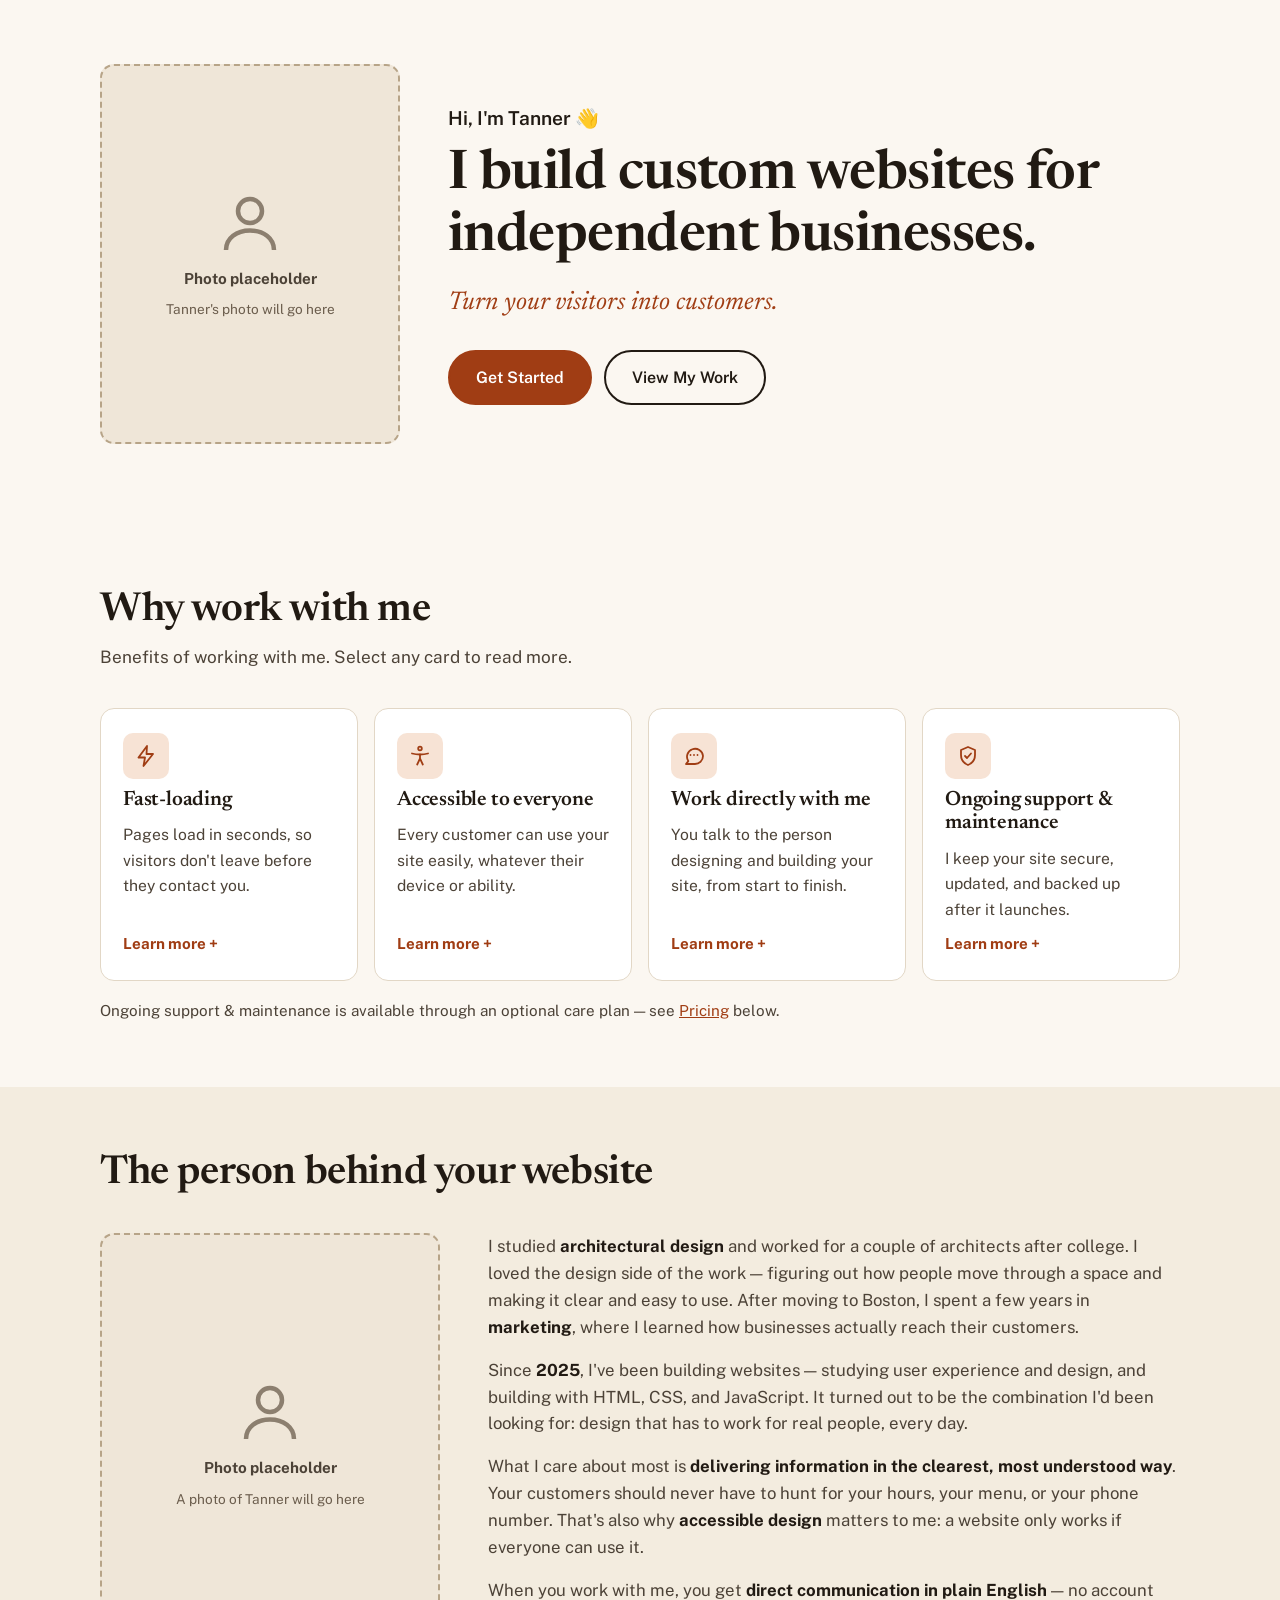
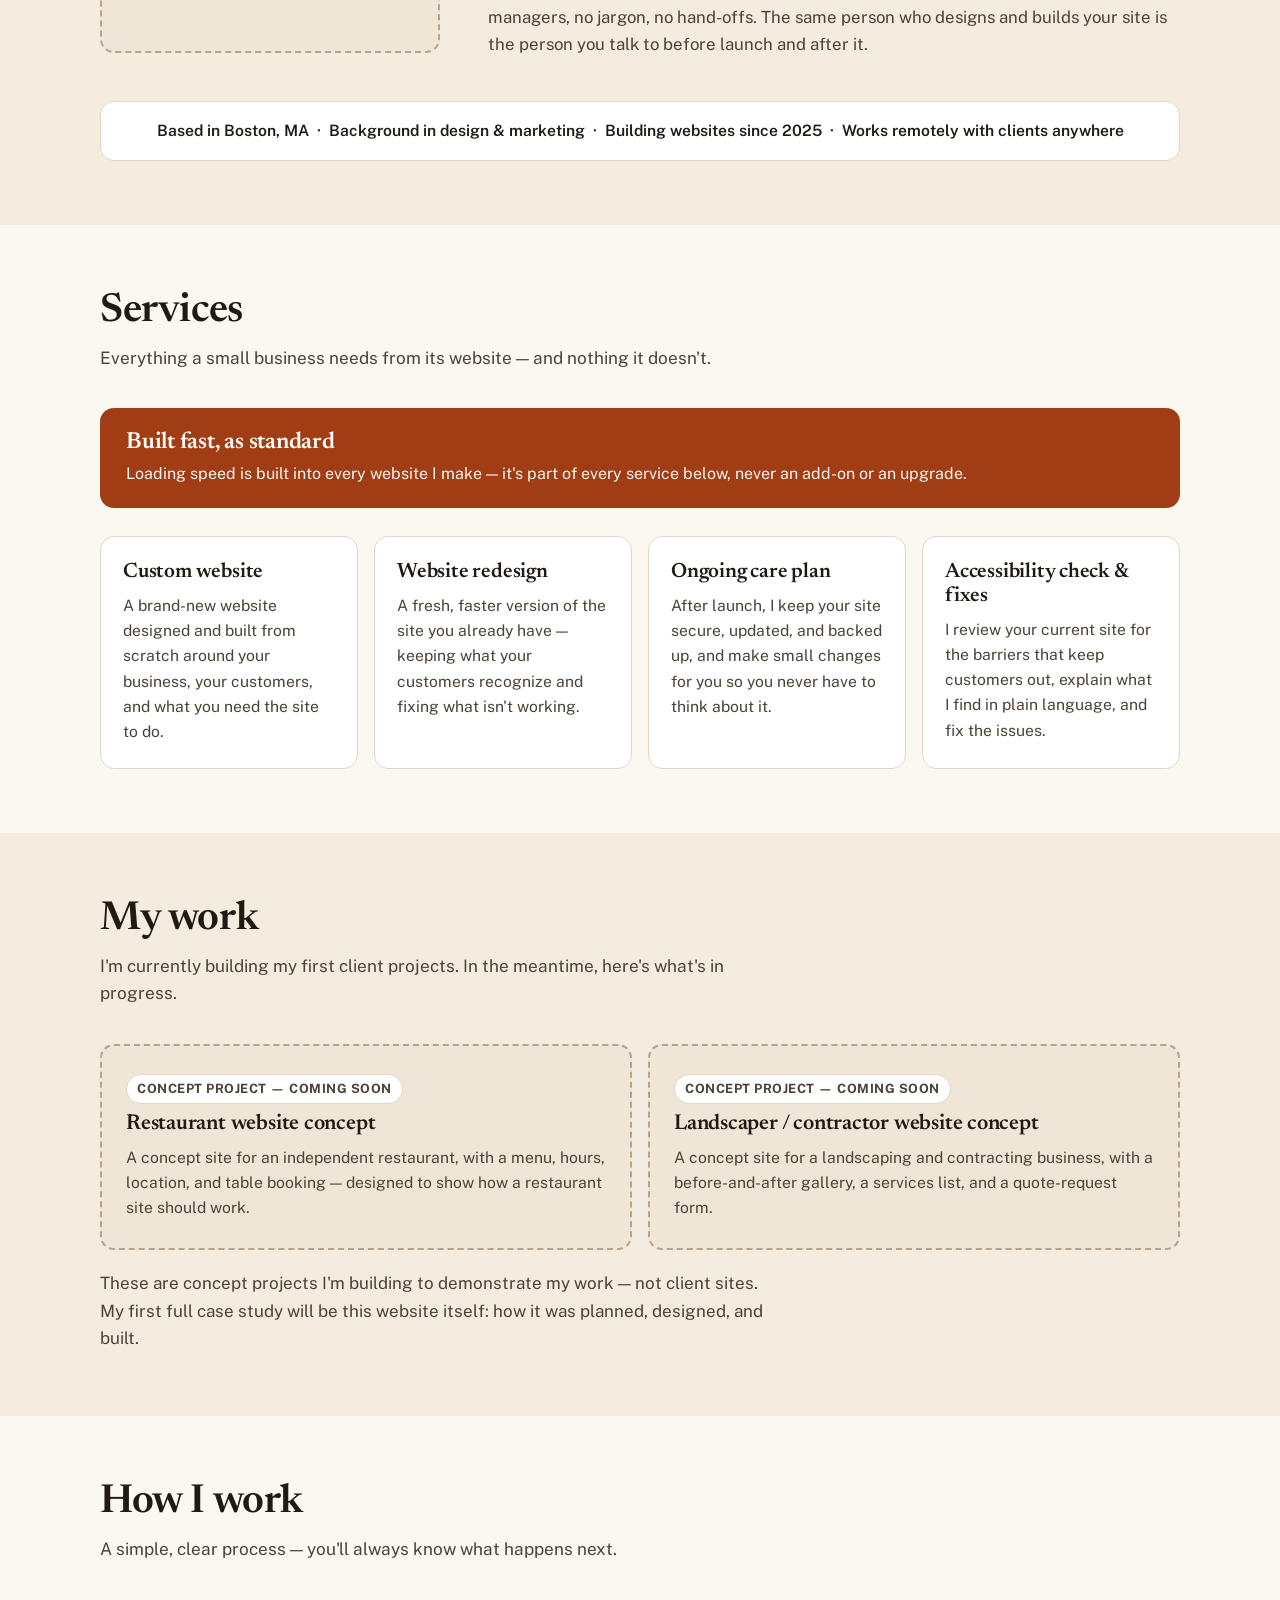
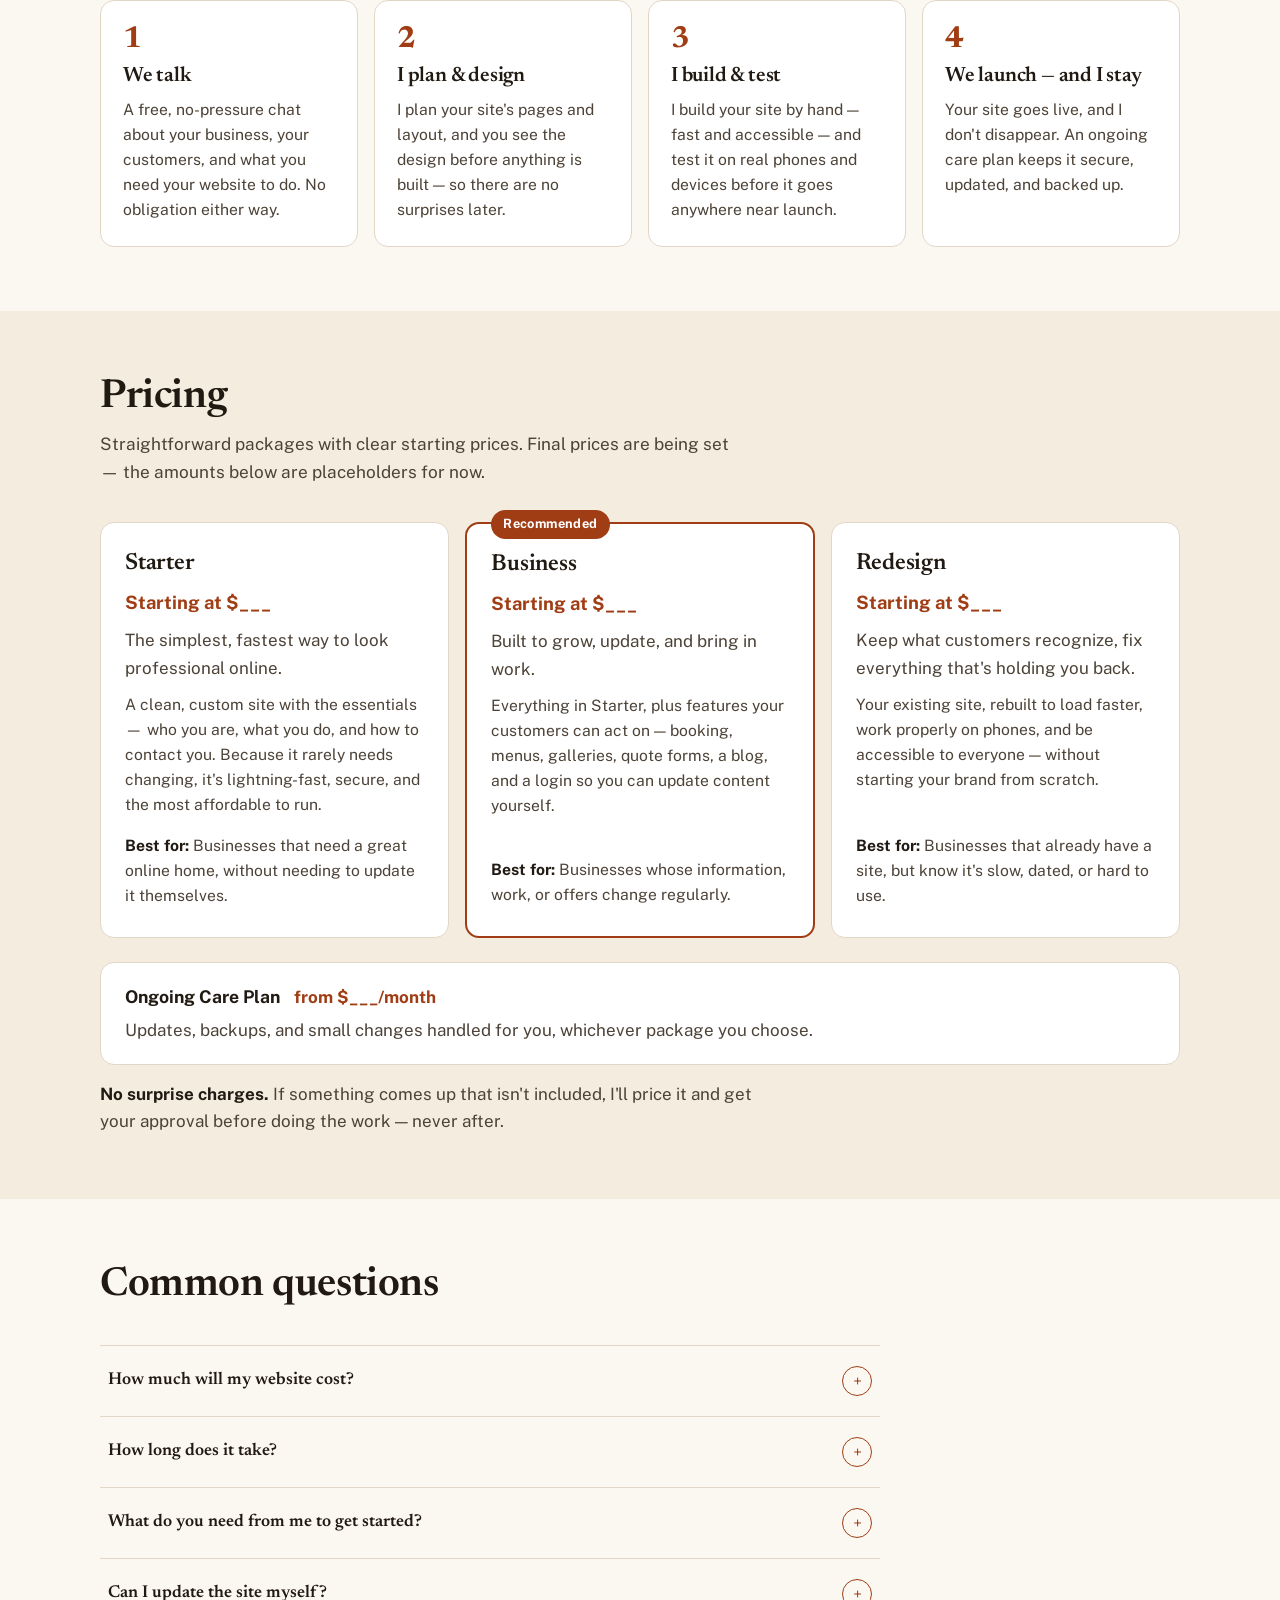
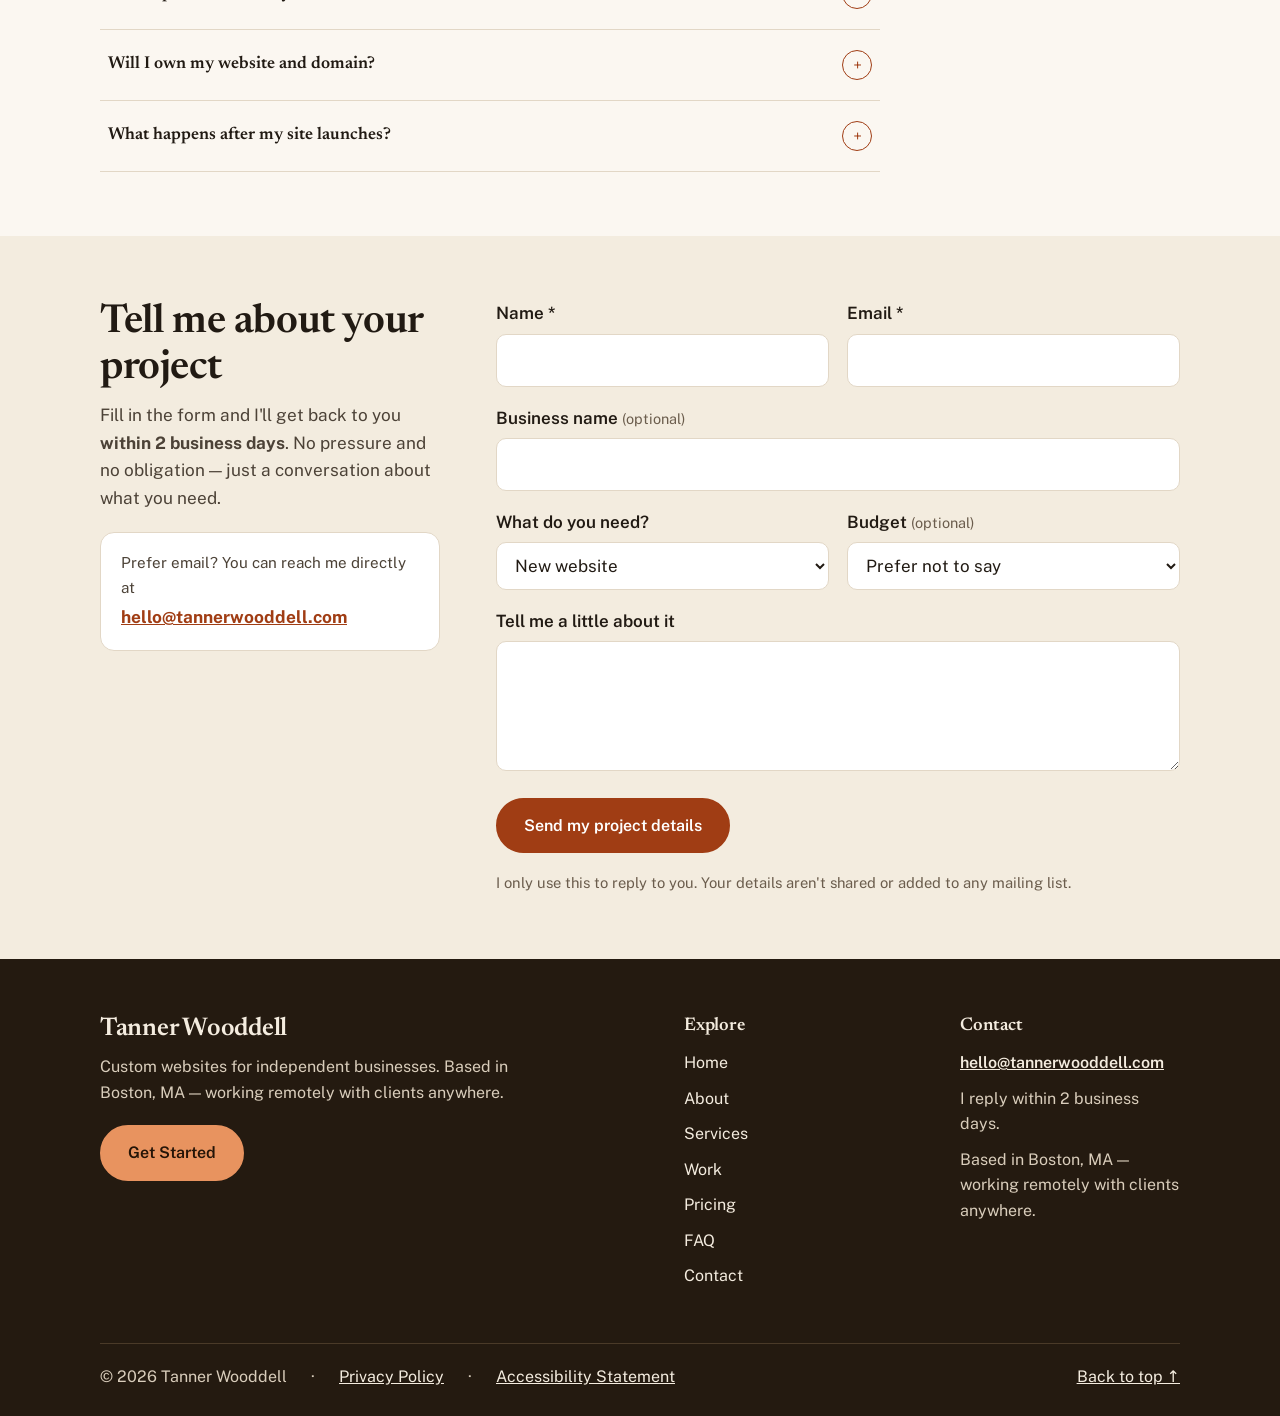
<file: index.html>
<!doctype html>
<html lang="en">
  <head>
    <meta charset="utf-8" />
    <meta name="viewport" content="width=device-width, initial-scale=1, viewport-fit=cover" />
    <meta name="color-scheme" content="light dark" />
    <meta name="description" content="Tanner Wooddell builds custom, fast, accessible websites for independent businesses. Based in Boston, MA — working remotely with clients anywhere." />
    <link rel="icon" href="data:," />
    <title>Tanner Wooddell — Custom Websites for Independent Businesses</title>
    <link rel="preconnect" href="https://fonts.googleapis.com" />
    <link rel="preconnect" href="https://fonts.gstatic.com" crossorigin />
    <link href="https://fonts.googleapis.com/css2?family=Newsreader:opsz,wght@6..72,500;6..72,600;6..72,700&family=Public+Sans:wght@400;500;600;700&display=swap" rel="stylesheet" />
    <link rel="stylesheet" href="styles.css" />
  </head>
  <body id="top">
    <a class="skip-link" href="#main">Skip to main content</a>

    <main id="main">
      <!-- ============ 1. HERO ============ -->
      <section class="hero" aria-label="Introduction">
        <div class="wrap hero-grid">
          <div class="photo-placeholder" role="img" aria-label="Placeholder for a photo of Tanner Wooddell">
            <svg viewBox="0 0 24 24" fill="none" stroke="currentColor" stroke-width="1.5" aria-hidden="true"><circle cx="12" cy="8" r="4"/><path d="M4 21c0-4 3.6-6.5 8-6.5s8 2.5 8 6.5"/></svg>
            <span class="ph-label">Photo placeholder</span>
            <span class="ph-note">Tanner's photo will go here</span>
          </div>
          <div class="hero-text">
            <p class="hero-greeting">Hi, I'm Tanner 👋</p>
            <h1>I build custom websites for independent businesses.</h1>
            <p class="hero-tagline">Turn your visitors into customers.</p>
            <div class="hero-actions">
              <a class="btn btn-primary" href="#contact">Get Started</a>
              <a class="btn btn-secondary" href="#work">View My Work</a>
            </div>
          </div>
        </div>
      </section>

      <!-- ============ 2. BENEFITS ============ -->
      <section aria-labelledby="benefits-heading">
        <div class="wrap">
          <div class="section-head">
            <h2 id="benefits-heading">Why work with me</h2>
            <p>Benefits of working with me. Select any card to read more.</p>
          </div>
          <div class="benefit-grid">
            <button type="button" class="benefit-card" data-dialog="dialog-fast" aria-haspopup="dialog">
              <span class="benefit-icon" aria-hidden="true">
                <svg viewBox="0 0 24 24" fill="none" stroke="currentColor" stroke-width="1.8" stroke-linecap="round" stroke-linejoin="round"><path d="M13 2 4.5 13.5H11L9.5 22 19 10h-6.5L13 2z"/></svg>
              </span>
              <h3>Fast-loading</h3>
              <p>Pages load in seconds, so visitors don't leave before they contact you.</p>
              <span class="learn-more">Learn more +</span>
            </button>

            <button type="button" class="benefit-card" data-dialog="dialog-accessible" aria-haspopup="dialog">
              <span class="benefit-icon" aria-hidden="true">
                <svg viewBox="0 0 24 24" fill="none" stroke="currentColor" stroke-width="1.8" stroke-linecap="round" stroke-linejoin="round"><circle cx="12" cy="4.5" r="1.8"/><path d="M4 9.5c2.7.7 5.3 1 8 1s5.3-.3 8-1"/><path d="M12 10.5v4l-2.8 6M12 14.5l2.8 6"/></svg>
              </span>
              <h3>Accessible to everyone</h3>
              <p>Every customer can use your site easily, whatever their device or ability.</p>
              <span class="learn-more">Learn more +</span>
            </button>

            <button type="button" class="benefit-card" data-dialog="dialog-direct" aria-haspopup="dialog">
              <span class="benefit-icon" aria-hidden="true">
                <svg viewBox="0 0 24 24" fill="none" stroke="currentColor" stroke-width="1.8" stroke-linecap="round" stroke-linejoin="round"><path d="M21 12a8 8 0 0 1-8 8H4l2.3-2.9A8 8 0 1 1 21 12z"/><path d="M8.5 11h.01M12 11h.01M15.5 11h.01"/></svg>
              </span>
              <h3>Work directly with me</h3>
              <p>You talk to the person designing and building your site, from start to finish.</p>
              <span class="learn-more">Learn more +</span>
            </button>

            <button type="button" class="benefit-card" data-dialog="dialog-support" aria-haspopup="dialog">
              <span class="benefit-icon" aria-hidden="true">
                <svg viewBox="0 0 24 24" fill="none" stroke="currentColor" stroke-width="1.8" stroke-linecap="round" stroke-linejoin="round"><path d="M12 3l7 3v5c0 4.6-3 8.4-7 10-4-1.6-7-5.4-7-10V6l7-3z"/><path d="M9 12l2 2 4-4.5"/></svg>
              </span>
              <h3>Ongoing support &amp; maintenance</h3>
              <p>I keep your site secure, updated, and backed up after it launches.</p>
              <span class="learn-more">Learn more +</span>
            </button>
          </div>
          <p class="note-after">Ongoing support &amp; maintenance is available through an optional care plan — see <a href="#pricing">Pricing</a> below.</p>
        </div>
      </section>

      <!-- ============ 3. ABOUT ============ -->
      <section class="alt about" id="about" aria-labelledby="about-heading">
        <div class="wrap">
          <div class="section-head">
            <h2 id="about-heading">The person behind your website</h2>
          </div>
          <div class="about-grid">
            <div class="photo-placeholder" role="img" aria-label="Placeholder for a larger photo of Tanner Wooddell">
              <svg viewBox="0 0 24 24" fill="none" stroke="currentColor" stroke-width="1.5" aria-hidden="true"><circle cx="12" cy="8" r="4"/><path d="M4 21c0-4 3.6-6.5 8-6.5s8 2.5 8 6.5"/></svg>
              <span class="ph-label">Photo placeholder</span>
              <span class="ph-note">A photo of Tanner will go here</span>
            </div>
            <div class="about-copy">
              <p>I studied <strong>architectural design</strong> and worked for a couple of architects after college. I loved the design side of the work — figuring out how people move through a space and making it clear and easy to use. After moving to Boston, I spent a few years in <strong>marketing</strong>, where I learned how businesses actually reach their customers.</p>
              <p>Since <strong>2025</strong>, I've been building websites — studying user experience and design, and building with HTML, CSS, and JavaScript. It turned out to be the combination I'd been looking for: design that has to work for real people, every day.</p>
              <p>What I care about most is <strong>delivering information in the clearest, most understood way</strong>. Your customers should never have to hunt for your hours, your menu, or your phone number. That's also why <strong>accessible design</strong> matters to me: a website only works if everyone can use it.</p>
              <p>When you work with me, you get <strong>direct communication in plain English</strong> — no account managers, no jargon, no hand-offs. The same person who designs and builds your site is the person you talk to before launch and after it.</p>
            </div>
          </div>
          <p class="fact-strip">Based in Boston, MA &nbsp;·&nbsp; Background in design &amp; marketing &nbsp;·&nbsp; Building websites since 2025 &nbsp;·&nbsp; Works remotely with clients anywhere</p>
        </div>
      </section>

      <!-- ============ 4. SERVICES ============ -->
      <section id="services" aria-labelledby="services-heading">
        <div class="wrap">
          <div class="section-head">
            <h2 id="services-heading">Services</h2>
            <p>Everything a small business needs from its website — and nothing it doesn't.</p>
          </div>
          <div class="speed-banner">
            <h3>Built fast, as standard</h3>
            <p>Loading speed is built into every website I make — it's part of every service below, never an add-on or an upgrade.</p>
          </div>
          <div class="service-grid">
            <div class="service-card">
              <h3>Custom website</h3>
              <p>A brand-new website designed and built from scratch around your business, your customers, and what you need the site to do.</p>
            </div>
            <div class="service-card">
              <h3>Website redesign</h3>
              <p>A fresh, faster version of the site you already have — keeping what your customers recognize and fixing what isn't working.</p>
            </div>
            <div class="service-card">
              <h3>Ongoing care plan</h3>
              <p>After launch, I keep your site secure, updated, and backed up, and make small changes for you so you never have to think about it.</p>
            </div>
            <div class="service-card">
              <h3>Accessibility check &amp; fixes</h3>
              <p>I review your current site for the barriers that keep customers out, explain what I find in plain language, and fix the issues.</p>
            </div>
          </div>
        </div>
      </section>

      <!-- ============ 5. PORTFOLIO ============ -->
      <section class="alt" id="work" aria-labelledby="work-heading">
        <div class="wrap">
          <div class="section-head">
            <h2 id="work-heading">My work</h2>
            <p>I'm currently building my first client projects. In the meantime, here's what's in progress.</p>
          </div>
          <div class="work-grid">
            <div class="work-card">
              <span class="work-tag">Concept project — coming soon</span>
              <h3>Restaurant website concept</h3>
              <p>A concept site for an independent restaurant, with a menu, hours, location, and table booking — designed to show how a restaurant site should work.</p>
            </div>
            <div class="work-card">
              <span class="work-tag">Concept project — coming soon</span>
              <h3>Landscaper / contractor website concept</h3>
              <p>A concept site for a landscaping and contracting business, with a before-and-after gallery, a services list, and a quote-request form.</p>
            </div>
          </div>
          <p class="work-note">These are concept projects I'm building to demonstrate my work — not client sites. My first full case study will be this website itself: how it was planned, designed, and built.</p>
        </div>
      </section>

      <!-- ============ 6. HOW I WORK ============ -->
      <section aria-labelledby="process-heading">
        <div class="wrap">
          <div class="section-head">
            <h2 id="process-heading">How I work</h2>
            <p>A simple, clear process — you'll always know what happens next.</p>
          </div>
          <ol class="steps">
            <li class="step">
              <span class="step-num" aria-hidden="true">1</span>
              <h3>We talk</h3>
              <p>A free, no-pressure chat about your business, your customers, and what you need your website to do. No obligation either way.</p>
            </li>
            <li class="step">
              <span class="step-num" aria-hidden="true">2</span>
              <h3>I plan &amp; design</h3>
              <p>I plan your site's pages and layout, and you see the design before anything is built — so there are no surprises later.</p>
            </li>
            <li class="step">
              <span class="step-num" aria-hidden="true">3</span>
              <h3>I build &amp; test</h3>
              <p>I build your site by hand — fast and accessible — and test it on real phones and devices before it goes anywhere near launch.</p>
            </li>
            <li class="step">
              <span class="step-num" aria-hidden="true">4</span>
              <h3>We launch — and I stay</h3>
              <p>Your site goes live, and I don't disappear. An ongoing care plan keeps it secure, updated, and backed up.</p>
            </li>
          </ol>
        </div>
      </section>

      <!-- ============ 7. PRICING ============ -->
      <section class="alt" id="pricing" aria-labelledby="pricing-heading">
        <div class="wrap">
          <div class="section-head">
            <h2 id="pricing-heading">Pricing</h2>
            <p>Straightforward packages with clear starting prices. Final prices are being set — the amounts below are placeholders for now.</p>
          </div>
          <div class="price-grid">
            <div class="price-card">
              <h3>Starter</h3>
              <p class="price-amount">Starting at $___</p>
              <p class="price-line">The simplest, fastest way to look professional online.</p>
              <p class="price-desc">A clean, custom site with the essentials — who you are, what you do, and how to contact you. Because it rarely needs changing, it's lightning-fast, secure, and the most affordable to run.</p>
              <p class="price-best"><strong>Best for:</strong> Businesses that need a great online home, without needing to update it themselves.</p>
            </div>
            <div class="price-card popular">
              <span class="popular-badge">Recommended</span>
              <h3>Business</h3>
              <p class="price-amount">Starting at $___</p>
              <p class="price-line">Built to grow, update, and bring in work.</p>
              <p class="price-desc">Everything in Starter, plus features your customers can act on — booking, menus, galleries, quote forms, a blog, and a login so you can update content yourself.</p>
              <p class="price-best"><strong>Best for:</strong> Businesses whose information, work, or offers change regularly.</p>
            </div>
            <div class="price-card">
              <h3>Redesign</h3>
              <p class="price-amount">Starting at $___</p>
              <p class="price-line">Keep what customers recognize, fix everything that's holding you back.</p>
              <p class="price-desc">Your existing site, rebuilt to load faster, work properly on phones, and be accessible to everyone — without starting your brand from scratch.</p>
              <p class="price-best"><strong>Best for:</strong> Businesses that already have a site, but know it's slow, dated, or hard to use.</p>
            </div>
          </div>
          <div class="care-plan">
            <strong>Ongoing Care Plan</strong>
            <span>from $___/month</span>
            <p class="care-note">Updates, backups, and small changes handled for you, whichever package you choose.</p>
          </div>
          <p class="no-surprises"><strong>No surprise charges.</strong> If something comes up that isn't included, I'll price it and get your approval before doing the work — never after.</p>
        </div>
      </section>

      <!-- ============ 8. FAQ ============ -->
      <section id="faq" aria-labelledby="faq-heading">
        <div class="wrap">
          <div class="section-head">
            <h2 id="faq-heading">Common questions</h2>
          </div>
          <div class="faq-list">
            <div class="faq-item">
              <h3 class="m-0">
                <button type="button" class="faq-q" aria-expanded="false" aria-controls="faq-a1" id="faq-q1">
                  How much will my website cost?
                  <span class="faq-icon" aria-hidden="true">+</span>
                </button>
              </h3>
              <div class="faq-a" id="faq-a1" role="region" aria-labelledby="faq-q1" hidden>
                <p>It depends on what your site needs to do. The packages above show where prices start, so you have a real figure to plan around, and I'll give you a clear, fixed quote after our first chat — before any work begins. Anything extra is priced and approved by you first, so the final bill never comes as a surprise.</p>
              </div>
            </div>
            <div class="faq-item">
              <h3 class="m-0">
                <button type="button" class="faq-q" aria-expanded="false" aria-controls="faq-a2" id="faq-q2">
                  How long does it take?
                  <span class="faq-icon" aria-hidden="true">+</span>
                </button>
              </h3>
              <div class="faq-a" id="faq-a2" role="region" aria-labelledby="faq-q2" hidden>
                <p>Honestly, it depends on the size of the site and how quickly content like photos and text comes together. I confirm a realistic timeline for your specific project before we start, and I'll keep you updated as we go — if anything changes, you'll hear it from me first.</p>
              </div>
            </div>
            <div class="faq-item">
              <h3 class="m-0">
                <button type="button" class="faq-q" aria-expanded="false" aria-controls="faq-a3" id="faq-q3">
                  What do you need from me to get started?
                  <span class="faq-icon" aria-hidden="true">+</span>
                </button>
              </h3>
              <div class="faq-a" id="faq-a3" role="region" aria-labelledby="faq-q3" hidden>
                <p>Just a conversation to start. It helps to have your logo if you have one, any photos you'd like to use, and a rough idea of what you'd like the site to say — but if you're starting from a blank page, that's fine too. I'll guide you through exactly what's needed, step by step.</p>
              </div>
            </div>
            <div class="faq-item">
              <h3 class="m-0">
                <button type="button" class="faq-q" aria-expanded="false" aria-controls="faq-a4" id="faq-q4">
                  Can I update the site myself?
                  <span class="faq-icon" aria-hidden="true">+</span>
                </button>
              </h3>
              <div class="faq-a" id="faq-a4" role="region" aria-labelledby="faq-q4" hidden>
                <p>That depends on the package. With <strong>Starter</strong>, you don't have to — I update the site for you, so you can just send me the changes. With <strong>Business</strong>, you get a login so you can update text, photos, menus, and more yourself whenever you like. Either way, I'm here if you get stuck.</p>
              </div>
            </div>
            <div class="faq-item">
              <h3 class="m-0">
                <button type="button" class="faq-q" aria-expanded="false" aria-controls="faq-a5" id="faq-q5">
                  Will I own my website and domain?
                  <span class="faq-icon" aria-hidden="true">+</span>
                </button>
              </h3>
              <div class="faq-a" id="faq-a5" role="region" aria-labelledby="faq-q5" hidden>
                <p>Yes. Your website and your domain name are yours. I build and look after them, but they belong to your business — you're never locked in to me to keep your own site.</p>
              </div>
            </div>
            <div class="faq-item">
              <h3 class="m-0">
                <button type="button" class="faq-q" aria-expanded="false" aria-controls="faq-a6" id="faq-q6">
                  What happens after my site launches?
                  <span class="faq-icon" aria-hidden="true">+</span>
                </button>
              </h3>
              <div class="faq-a" id="faq-a6" role="region" aria-labelledby="faq-q6" hidden>
                <p>Launch day isn't goodbye. If you'd like, an ongoing care plan keeps your site secure, updated, and backed up, and covers small content changes. It's optional — your site is yours either way — but most owners prefer not to think about the technical side at all.</p>
              </div>
            </div>
          </div>
        </div>
      </section>

      <!-- ============ 9. CONTACT ============ -->
      <section class="alt" id="contact" aria-labelledby="contact-heading">
        <div class="wrap contact-grid">
          <div class="contact-intro">
            <div class="section-head mb-20">
              <h2 id="contact-heading">Tell me about your project</h2>
              <p>Fill in the form and I'll get back to you <strong>within 2 business days</strong>. No pressure and no obligation — just a conversation about what you need.</p>
            </div>
            <div class="contact-email">
              <p>Prefer email? You can reach me directly at</p>
              <a href="mailto:hello@tannerwooddell.com">hello@tannerwooddell.com</a>
            </div>
          </div>
          <div class="contact-form-area">
            <form id="contact-form" novalidate>
              <div class="form-row">
                <div class="field">
                  <label for="field-name">Name <span aria-hidden="true">*</span></label>
                  <input id="field-name" name="name" type="text" autocomplete="name" required />
                </div>
                <div class="field">
                  <label for="field-email">Email <span aria-hidden="true">*</span></label>
                  <input id="field-email" name="email" type="email" autocomplete="email" required />
                </div>
              </div>
              <div class="field">
                <label for="field-business">Business name <span class="optional">(optional)</span></label>
                <input id="field-business" name="business" type="text" autocomplete="organization" />
              </div>
              <div class="form-row">
                <div class="field">
                  <label for="field-need">What do you need?</label>
                  <select id="field-need" name="need">
                    <option>New website</option>
                    <option>Redesign</option>
                    <option>Accessibility help</option>
                    <option>Ongoing care</option>
                    <option>Not sure yet</option>
                  </select>
                </div>
                <div class="field">
                  <label for="field-budget">Budget <span class="optional">(optional)</span></label>
                  <select id="field-budget" name="budget">
                    <option value="">Prefer not to say</option>
                    <option>Not sure yet — let's discuss</option>
                  </select>
                </div>
              </div>
              <div class="field">
                <label for="field-message">Tell me a little about it</label>
                <textarea id="field-message" name="message"></textarea>
              </div>
              <p class="privacy-note" id="form-error" role="alert"></p>
              <div>
                <button type="submit" class="btn btn-primary">Send my project details</button>
              </div>
              <p class="privacy-note">I only use this to reply to you. Your details aren't shared or added to any mailing list.</p>
            </form>
            <div class="thank-you" id="thank-you" tabindex="-1" hidden>
              <h3>Thanks — your project details are on their way.</h3>
              <p>Thanks for getting in touch. I'll reply <strong>within 2 business days</strong> with next steps and a time for a free, no-pressure chat. If you'd rather talk sooner, you can also email me at <a href="mailto:hello@tannerwooddell.com">hello@tannerwooddell.com</a>.</p>
            </div>
          </div>
        </div>
      </section>
    </main>

    <!-- ============ 10. FOOTER ============ -->
    <footer>
      <div class="wrap">
        <div class="footer-grid">
          <div class="footer-brand">
            <h2>Tanner Wooddell</h2>
            <p>Custom websites for independent businesses. Based in Boston, MA — working remotely with clients anywhere.</p>
            <a class="btn btn-primary" href="#contact">Get Started</a>
          </div>
          <nav class="footer-col" aria-label="Explore">
            <h3>Explore</h3>
            <ul>
              <li><a href="#top">Home</a></li>
              <li><a href="#about">About</a></li>
              <li><a href="#services">Services</a></li>
              <li><a href="#work">Work</a></li>
              <li><a href="#pricing">Pricing</a></li>
              <li><a href="#faq">FAQ</a></li>
              <li><a href="#contact">Contact</a></li>
            </ul>
          </nav>
          <div class="footer-col">
            <h3>Contact</h3>
            <p><a href="mailto:hello@tannerwooddell.com">hello@tannerwooddell.com</a></p>
            <p>I reply within 2 business days.</p>
            <p>Based in Boston, MA — working remotely with clients anywhere.</p>
          </div>
        </div>
        <div class="footer-bottom">
          <span>© 2026 Tanner Wooddell</span>
          <span aria-hidden="true">·</span>
          <a href="#top">Privacy Policy</a>
          <span aria-hidden="true">·</span>
          <a href="#top">Accessibility Statement</a>
          <span class="spacer"></span>
          <a href="#top">Back to top ↑</a>
        </div>
      </div>
    </footer>

    <!-- ============ BENEFIT OVERLAYS ============ -->
    <div class="overlay" id="dialog-fast" role="dialog" aria-modal="true" aria-labelledby="dialog-fast-title" hidden>
      <div class="dialog">
        <button type="button" class="dialog-close" data-close aria-label="Close">✕</button>
        <span class="benefit-icon" aria-hidden="true">
          <svg viewBox="0 0 24 24" fill="none" stroke="currentColor" stroke-width="1.8" stroke-linecap="round" stroke-linejoin="round"><path d="M13 2 4.5 13.5H11L9.5 22 19 10h-6.5L13 2z"/></svg>
        </span>
        <h3 id="dialog-fast-title">Fast-loading</h3>
        <p>Most visitors decide in a few seconds whether to stay on a website or leave — and a slow page makes that decision for them. If your site drags, people go back to the search results and call the next business instead.</p>
        <p>That's why I build every site by hand with clean, lightweight code and properly sized images. There are no heavy page builders or bloated add-ons slowing things down, so your pages open quickly and your customers get straight to calling, booking, or visiting you.</p>
      </div>
    </div>

    <div class="overlay" id="dialog-accessible" role="dialog" aria-modal="true" aria-labelledby="dialog-accessible-title" hidden>
      <div class="dialog">
        <button type="button" class="dialog-close" data-close aria-label="Close">✕</button>
        <span class="benefit-icon" aria-hidden="true">
          <svg viewBox="0 0 24 24" fill="none" stroke="currentColor" stroke-width="1.8" stroke-linecap="round" stroke-linejoin="round"><circle cx="12" cy="4.5" r="1.8"/><path d="M4 9.5c2.7.7 5.3 1 8 1s5.3-.3 8-1"/><path d="M12 10.5v4l-2.8 6M12 14.5l2.8 6"/></svg>
        </span>
        <h3 id="dialog-accessible-title">Accessible to everyone</h3>
        <p>Your customers include people using screen readers, people navigating by keyboard, people with low vision, and plenty of people on old phones with cracked screens. If your site shuts any of them out, it shuts out paying customers.</p>
        <p>I build accessibility in from the start: clear structure, readable text with strong contrast, buttons and forms that work with a keyboard, and descriptions for images. It makes the site easier for <em>everyone</em> to use — and easier to find, too.</p>
      </div>
    </div>

    <div class="overlay" id="dialog-direct" role="dialog" aria-modal="true" aria-labelledby="dialog-direct-title" hidden>
      <div class="dialog">
        <button type="button" class="dialog-close" data-close aria-label="Close">✕</button>
        <span class="benefit-icon" aria-hidden="true">
          <svg viewBox="0 0 24 24" fill="none" stroke="currentColor" stroke-width="1.8" stroke-linecap="round" stroke-linejoin="round"><path d="M21 12a8 8 0 0 1-8 8H4l2.3-2.9A8 8 0 1 1 21 12z"/><path d="M8.5 11h.01M12 11h.01M15.5 11h.01"/></svg>
        </span>
        <h3 id="dialog-direct-title">Work directly with me</h3>
        <p>With an agency, you often talk to a salesperson, then an account manager, then someone else entirely builds your site. Details get lost at every hand-off, and you pay for all of those layers.</p>
        <p>With me, there's one person: the one you talk to is the one designing and building your site, from the first conversation to launch day and beyond. You get premium quality and personal attention — without the agency overhead.</p>
        <a class="dialog-link" href="#about" data-close-link>Meet Tanner →</a>
      </div>
    </div>

    <div class="overlay" id="dialog-support" role="dialog" aria-modal="true" aria-labelledby="dialog-support-title" hidden>
      <div class="dialog">
        <button type="button" class="dialog-close" data-close aria-label="Close">✕</button>
        <span class="benefit-icon" aria-hidden="true">
          <svg viewBox="0 0 24 24" fill="none" stroke="currentColor" stroke-width="1.8" stroke-linecap="round" stroke-linejoin="round"><path d="M12 3l7 3v5c0 4.6-3 8.4-7 10-4-1.6-7-5.4-7-10V6l7-3z"/><path d="M9 12l2 2 4-4.5"/></svg>
        </span>
        <h3 id="dialog-support-title">Ongoing support &amp; maintenance</h3>
        <p>A website isn't finished when it launches. Software needs updating, security needs watching, and backups need to exist <em>before</em> you ever need them. Neglected sites are the ones that get hacked or quietly break.</p>
        <p>With an ongoing care plan, I handle all of that for you — security, updates, and backups — plus small content changes when you need them. You run your business; I keep your website running.</p>
      </div>
    </div>

    <script src="script.js"></script>
  </body>
</html>
</file>
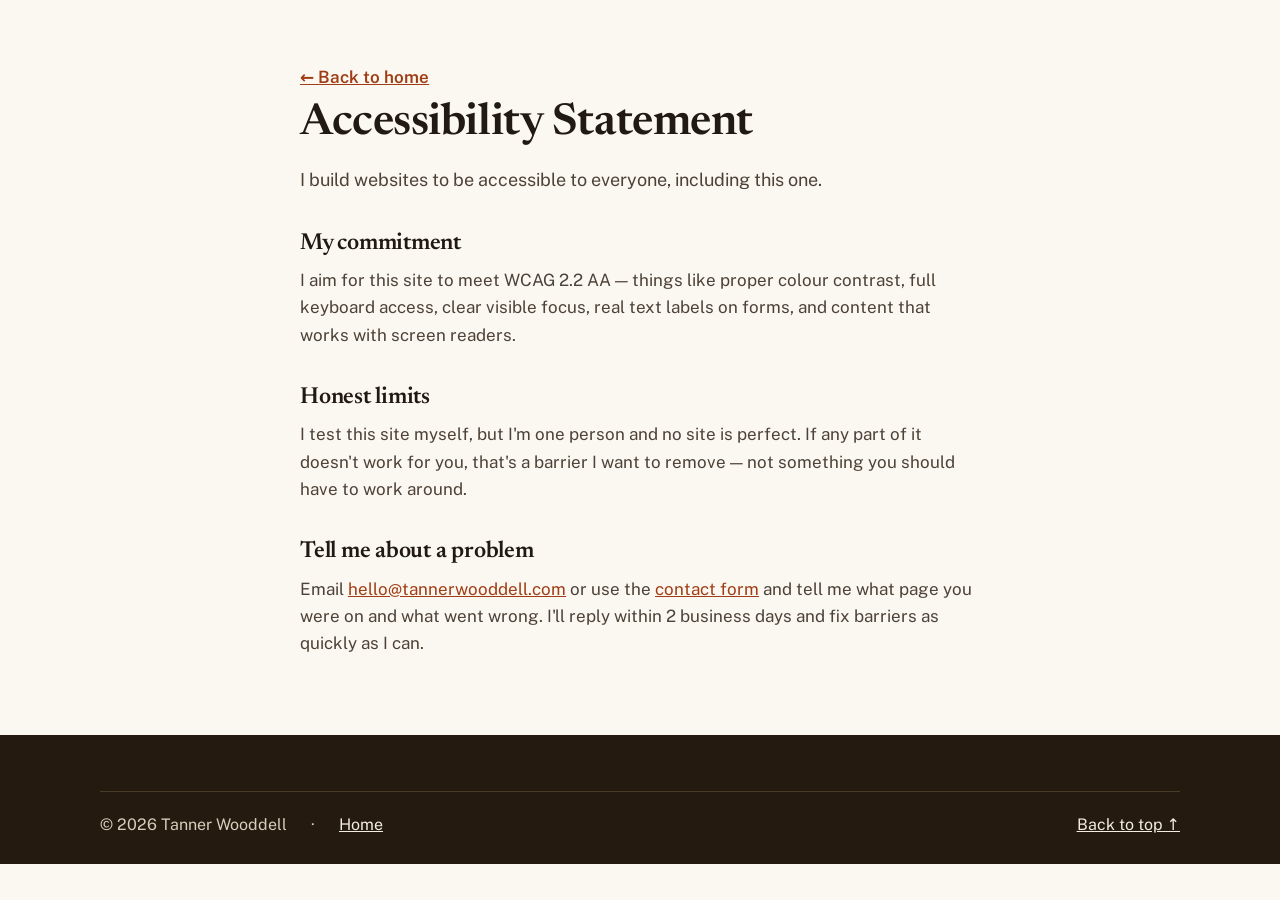
<file: accessibility.html>
<!doctype html>
<html lang="en">
  <head>
    <meta charset="utf-8" />
    <meta name="viewport" content="width=device-width, initial-scale=1, viewport-fit=cover" />
    <meta name="color-scheme" content="light dark" />
    <meta name="description" content="Accessibility Statement for Tanner Wooddell's website — commitment to WCAG 2.2 AA and how to report an accessibility barrier." />
    <link rel="icon" href="data:," />
    <title>Accessibility Statement — Tanner Wooddell</title>
    <link rel="preconnect" href="https://fonts.googleapis.com" />
    <link rel="preconnect" href="https://fonts.gstatic.com" crossorigin />
    <link href="https://fonts.googleapis.com/css2?family=Newsreader:opsz,wght@6..72,500;6..72,600;6..72,700&family=Public+Sans:wght@400;500;600;700&display=swap" rel="stylesheet" />
    <link rel="stylesheet" href="styles.css" />
    <style>
      .legal-page { max-width: 720px; }
      .legal-page h1 { font-size: clamp(2rem, 5vw, 2.75rem); margin-bottom: 16px; }
      .legal-page h2 { font-size: 1.45rem; margin: 36px 0 10px; }
      .legal-page p { color: var(--ink-soft); margin-bottom: 14px; }
      .legal-page p.lede { font-size: 1.125rem; }
      .back-link { display: inline-block; margin-bottom: 8px; font-weight: 600; }
    </style>
  </head>
  <body id="top">
    <a class="skip-link" href="#main">Skip to main content</a>

    <main id="main">
      <section aria-labelledby="accessibility-heading">
        <div class="wrap legal-page">
          <a class="back-link" href="index.html">← Back to home</a>
          <h1 id="accessibility-heading">Accessibility Statement</h1>
          <p class="lede">I build websites to be accessible to everyone, including this one.</p>

          <h2>My commitment</h2>
          <p>I aim for this site to meet WCAG 2.2 AA — things like proper colour contrast, full keyboard access, clear visible focus, real text labels on forms, and content that works with screen readers.</p>

          <h2>Honest limits</h2>
          <p>I test this site myself, but I'm one person and no site is perfect. If any part of it doesn't work for you, that's a barrier I want to remove — not something you should have to work around.</p>

          <h2>Tell me about a problem</h2>
          <p>Email <a href="mailto:hello@tannerwooddell.com">hello@tannerwooddell.com</a> or use the <a href="index.html#contact">contact form</a> and tell me what page you were on and what went wrong. I'll reply within 2 business days and fix barriers as quickly as I can.</p>
        </div>
      </section>
    </main>

    <footer>
      <div class="wrap">
        <div class="footer-bottom">
          <span>© 2026 Tanner Wooddell</span>
          <span aria-hidden="true">·</span>
          <a href="index.html">Home</a>
          <span class="spacer"></span>
          <a href="#top">Back to top ↑</a>
        </div>
      </div>
    </footer>
  </body>
</html>
</file>
<file: styles.css>
:root {
        --bg: #fbf7f1;
        --bg-alt: #f3ecdf;
        --surface: #ffffff;
        --ink: #211a13;
        --ink-soft: #4c4237;
        --muted: #6b5d4d;
        --line: #e2d7c6;
        --accent: #a03d14;
        --accent-strong: #84300d;
        --accent-soft: #f7e3d5;
        --accent-ink: #ffffff;
        --placeholder-bg: #efe6d8;
        --focus: #a03d14;
        --shadow: 0 10px 30px rgba(64, 42, 18, 0.10);
        --radius: 14px;
      }
      @media (prefers-color-scheme: dark) {
        :root {
          --bg: #171310;
          --bg-alt: #1f1a15;
          --surface: #241e18;
          --ink: #f4ecdf;
          --ink-soft: #d9cdbb;
          --muted: #b3a48f;
          --line: #3d332a;
          --accent: #e8935f;
          --accent-strong: #f2a878;
          --accent-soft: #3a2a1e;
          --accent-ink: #241407;
          --placeholder-bg: #2a231b;
          --focus: #f2a878;
          --shadow: 0 10px 30px rgba(0, 0, 0, 0.45);
        }
      }

      * { box-sizing: border-box; }
      [hidden] { display: none !important; }
      html { scroll-behavior: smooth; }
      @media (prefers-reduced-motion: reduce) {
        html { scroll-behavior: auto; }
        * { transition: none !important; animation: none !important; }
      }
      body {
        margin: 0;
        background: var(--bg);
        color: var(--ink);
        font-family: "Public Sans", system-ui, -apple-system, "Segoe UI", sans-serif;
        font-size: 1.0625rem;
        line-height: 1.6;
        -webkit-font-smoothing: antialiased;
      }
      h1, h2, h3 {
        font-family: "Newsreader", Georgia, "Times New Roman", serif;
        line-height: 1.15;
        margin: 0;
        font-weight: 600;
        letter-spacing: -0.01em;
      }
      p { margin: 0; }
      a { color: var(--accent); }
      :focus-visible {
        outline: 3px solid var(--focus);
        outline-offset: 3px;
        border-radius: 4px;
      }

      .wrap { max-width: 1120px; margin: 0 auto; padding: 0 20px; }
      section { padding: 64px 0; }
      section.alt { background: var(--bg-alt); }

      .skip-link {
        position: absolute; left: 16px; top: -60px; z-index: 200;
        background: var(--ink); color: var(--bg);
        padding: 10px 16px; border-radius: 8px; text-decoration: none; font-weight: 600;
      }
      .skip-link:focus { top: 12px; }

      .section-head { max-width: 640px; margin-bottom: 36px; }
      .section-head h2 { font-size: clamp(1.8rem, 4.5vw, 2.5rem); margin-bottom: 10px; }
      .section-head p { color: var(--ink-soft); font-size: 1.075rem; }

      /* ---------- Buttons ---------- */
      .btn {
        display: inline-flex; align-items: center; justify-content: center; gap: 8px;
        font: inherit; font-weight: 600; font-size: 1rem;
        padding: 13px 26px; border-radius: 999px;
        text-decoration: none; cursor: pointer; border: 2px solid transparent;
        transition: background 0.15s ease, border-color 0.15s ease, color 0.15s ease;
      }
      .btn-primary { background: var(--accent); color: var(--accent-ink); border-color: var(--accent); }
      .btn-primary:hover { background: var(--accent-strong); border-color: var(--accent-strong); }
      .btn-secondary { background: transparent; color: var(--ink); border-color: var(--ink); }
      .btn-secondary:hover { background: var(--ink); color: var(--bg); }

      /* ---------- Hero ---------- */
      .hero { padding: 40px 0 56px; }
      .hero-grid { display: flex; flex-direction: column; gap: 24px; }
      .photo-placeholder {
        background: var(--placeholder-bg);
        border: 2px dashed #b7a488;
        border-radius: var(--radius);
        display: flex; flex-direction: column; align-items: center; justify-content: center;
        gap: 8px; text-align: center; padding: 20px;
        color: var(--muted);
      }
      @media (prefers-color-scheme: dark) { .photo-placeholder { border-color: #6e5c46; } }
      .photo-placeholder svg { width: 52px; height: 52px; opacity: 0.75; }
      .photo-placeholder .ph-label { font-weight: 700; font-size: 0.95rem; color: var(--ink-soft); }
      .photo-placeholder .ph-note { font-size: 0.85rem; }
      .hero .photo-placeholder { min-height: 148px; }
      .hero-greeting { font-size: 1.2rem; font-weight: 600; margin-bottom: 10px; }
      .hero h1 { font-size: clamp(2rem, 6.2vw, 3.4rem); margin-bottom: 14px; }
      .hero-tagline {
        font-family: "Newsreader", Georgia, serif; font-style: italic;
        font-size: clamp(1.25rem, 3.6vw, 1.6rem); color: var(--accent);
        margin-bottom: 26px;
      }
      .hero-actions { display: flex; flex-wrap: wrap; gap: 12px; }
      @media (min-width: 820px) {
        .hero { padding: 64px 0 80px; }
        .hero-grid { flex-direction: row; align-items: center; gap: 48px; }
        .hero-text { flex: 1 1 auto; }
        .hero .photo-placeholder { flex: 0 0 300px; min-height: 380px; }
        .photo-placeholder svg { width: 72px; height: 72px; }
      }

      /* ---------- Benefits ---------- */
      .benefit-grid {
        display: grid; gap: 16px;
        grid-template-columns: repeat(auto-fit, minmax(230px, 1fr));
      }
      .benefit-card {
        appearance: none; text-align: left; width: 100%;
        background: var(--surface); color: var(--ink);
        border: 1px solid var(--line); border-radius: var(--radius);
        padding: 24px 22px; cursor: pointer; font: inherit;
        display: flex; flex-direction: column; gap: 10px;
        transition: border-color 0.15s ease, box-shadow 0.15s ease, transform 0.15s ease;
      }
      .benefit-card:hover { border-color: var(--accent); box-shadow: var(--shadow); }
      .benefit-icon {
        width: 46px; height: 46px; border-radius: 10px;
        background: var(--accent-soft); color: var(--accent);
        display: flex; align-items: center; justify-content: center;
      }
      .benefit-icon svg { width: 24px; height: 24px; }
      .benefit-card h3 { font-size: 1.3rem; }
      .benefit-card p { color: var(--ink-soft); font-size: 0.98rem; flex: 1 1 auto; }
      .learn-more { font-weight: 700; color: var(--accent); font-size: 0.95rem; }

      /* ---------- Overlay dialog ---------- */
      .overlay {
        position: fixed; inset: 0; z-index: 100;
        background: rgba(20, 13, 7, 0.62);
        display: none; align-items: center; justify-content: center;
        padding: 20px;
      }
      .overlay.open { display: flex; }
      .dialog {
        background: var(--surface); color: var(--ink);
        border-radius: 18px; max-width: 560px; width: 100%;
        max-height: calc(100vh - 48px); overflow-y: auto;
        padding: 30px 28px 28px; position: relative; box-shadow: var(--shadow);
      }
      .dialog .benefit-icon { margin-bottom: 14px; }
      .dialog h3 { font-size: 1.6rem; margin-bottom: 12px; padding-right: 40px; }
      .dialog p { color: var(--ink-soft); margin-bottom: 14px; }
      .dialog p:last-of-type { margin-bottom: 0; }
      .dialog .dialog-link { display: inline-block; margin-top: 16px; font-weight: 700; }
      .dialog-close {
        position: absolute; top: 14px; right: 14px;
        width: 42px; height: 42px; border-radius: 50%;
        border: 1px solid var(--line); background: var(--bg);
        color: var(--ink); font-size: 1.15rem; line-height: 1; cursor: pointer;
        display: flex; align-items: center; justify-content: center;
      }
      .dialog-close:hover { border-color: var(--accent); color: var(--accent); }

      /* ---------- About ---------- */
      .about-grid { display: flex; flex-direction: column; gap: 28px; }
      .about .photo-placeholder { min-height: 260px; }
      .about-copy p { color: var(--ink-soft); margin-bottom: 16px; font-size: 1.05rem; }
      .about-copy p strong { color: var(--ink); }
      .fact-strip {
        margin-top: 28px; padding: 16px 20px;
        background: var(--surface); border: 1px solid var(--line); border-radius: var(--radius);
        font-weight: 600; text-align: center; font-size: 0.98rem;
      }
      @media (min-width: 820px) {
        .about-grid { flex-direction: row; gap: 48px; align-items: flex-start; }
        .about .photo-placeholder { flex: 0 0 340px; min-height: 420px; }
        .about-copy { flex: 1 1 auto; }
      }

      /* ---------- Services ---------- */
      .speed-banner {
        background: var(--accent); color: var(--accent-ink);
        border-radius: var(--radius); padding: 22px 26px; margin-bottom: 28px;
        display: flex; flex-direction: column; gap: 4px;
      }
      .speed-banner h3 { font-size: 1.45rem; color: var(--accent-ink); }
      .speed-banner p { font-size: 1rem; opacity: 0.95; }
      .service-grid {
        display: grid; gap: 16px;
        grid-template-columns: repeat(auto-fit, minmax(230px, 1fr));
      }
      .service-card {
        background: var(--surface); border: 1px solid var(--line);
        border-radius: var(--radius); padding: 24px 22px;
      }
      .service-card h3 { font-size: 1.3rem; margin-bottom: 8px; }
      .service-card p { color: var(--ink-soft); font-size: 0.98rem; }

      /* ---------- Portfolio ---------- */
      .work-grid {
        display: grid; gap: 16px;
        grid-template-columns: repeat(auto-fit, minmax(260px, 1fr));
      }
      .work-card {
        border: 2px dashed #b7a488; border-radius: var(--radius);
        background: var(--placeholder-bg);
        padding: 28px 24px; min-height: 190px;
        display: flex; flex-direction: column; gap: 8px; justify-content: center;
      }
      @media (prefers-color-scheme: dark) { .work-card { border-color: #6e5c46; } }
      .work-tag {
        align-self: flex-start; font-size: 0.8rem; font-weight: 700;
        letter-spacing: 0.04em; text-transform: uppercase;
        background: var(--surface); border: 1px solid var(--line);
        padding: 4px 10px; border-radius: 999px; color: var(--ink-soft);
      }
      .work-card h3 { font-size: 1.35rem; }
      .work-card p { color: var(--ink-soft); font-size: 0.98rem; }
      .work-note { margin-top: 20px; color: var(--ink-soft); max-width: 680px; }

      /* ---------- How I Work ---------- */
      .steps {
        display: grid; gap: 16px; list-style: none; margin: 0; padding: 0;
        grid-template-columns: repeat(auto-fit, minmax(230px, 1fr));
      }
      .step {
        background: var(--surface); border: 1px solid var(--line);
        border-radius: var(--radius); padding: 24px 22px;
      }
      .step-num {
        font-family: "Newsreader", Georgia, serif; font-weight: 700;
        font-size: 1.9rem; color: var(--accent); line-height: 1; display: block; margin-bottom: 10px;
      }
      .step h3 { font-size: 1.3rem; margin-bottom: 8px; }
      .step p { color: var(--ink-soft); font-size: 0.98rem; }

      /* ---------- Pricing ---------- */
      .price-grid {
        display: grid; gap: 16px; align-items: stretch;
        grid-template-columns: repeat(auto-fit, minmax(250px, 1fr));
      }
      .price-card {
        background: var(--surface); border: 1px solid var(--line);
        border-radius: var(--radius); padding: 28px 24px; position: relative;
        display: flex; flex-direction: column; gap: 10px;
      }
      .price-card.popular { border: 2px solid var(--accent); }
      .popular-badge {
        position: absolute; top: -14px; left: 24px;
        background: var(--accent); color: var(--accent-ink);
        font-size: 0.8rem; font-weight: 700; letter-spacing: 0.03em;
        padding: 4px 12px; border-radius: 999px;
      }
      .price-card h3 { font-size: 1.45rem; }
      .price-amount { font-size: 1.15rem; font-weight: 700; color: var(--accent); }
      .price-card .price-line { color: var(--ink-soft); }
      .price-card .price-desc { color: var(--ink-soft); font-size: 0.98rem; }
      .price-card .price-best { color: var(--ink-soft); font-size: 0.98rem; margin-top: auto; padding-top: 6px; }
      .price-card .price-best strong { color: var(--ink); }
      .care-plan {
        margin-top: 24px; background: var(--surface); border: 1px solid var(--line);
        border-radius: var(--radius); padding: 20px 24px;
        display: flex; flex-wrap: wrap; gap: 6px 14px; align-items: baseline;
      }
      .care-plan strong { font-size: 1.1rem; }
      .care-plan span { color: var(--accent); font-weight: 700; }
      .no-surprises { margin-top: 16px; color: var(--ink-soft); max-width: 680px; }
      .no-surprises strong { color: var(--ink); }

      /* ---------- FAQ ---------- */
      .faq-list { max-width: 780px; border-top: 1px solid var(--line); }
      .faq-item { border-bottom: 1px solid var(--line); }
      .faq-q {
        width: 100%; background: none; border: none; cursor: pointer;
        font: inherit; font-weight: 600; font-size: 1.08rem; color: var(--ink);
        text-align: left; padding: 20px 8px;
        display: flex; justify-content: space-between; align-items: center; gap: 16px;
      }
      .faq-q .faq-icon {
        flex: 0 0 auto; width: 30px; height: 30px; border-radius: 50%;
        border: 1.5px solid currentColor; color: var(--accent);
        display: flex; align-items: center; justify-content: center;
        font-size: 1.15rem; font-weight: 600; line-height: 1;
      }
      .faq-a { padding: 0 8px 22px; color: var(--ink-soft); max-width: 680px; }
      .faq-a[hidden] { display: none; }

      /* ---------- Contact ---------- */
      .contact-grid { display: flex; flex-direction: column; gap: 32px; }
      .contact-intro p { color: var(--ink-soft); margin-bottom: 14px; }
      .contact-email {
        background: var(--surface); border: 1px solid var(--line);
        border-radius: var(--radius); padding: 18px 20px;
      }
      .contact-email p { color: var(--ink-soft); font-size: 0.95rem; margin-bottom: 4px; }
      .contact-email a { font-weight: 700; font-size: 1.08rem; }
      form { display: flex; flex-direction: column; gap: 18px; }
      .form-row { display: grid; gap: 18px; }
      @media (min-width: 640px) { .form-row { grid-template-columns: 1fr 1fr; } }
      .field label { display: block; font-weight: 600; margin-bottom: 6px; }
      .field .optional { font-weight: 400; color: var(--muted); font-size: 0.9rem; }
      .field input, .field select, .field textarea {
        width: 100%; font: inherit; color: var(--ink);
        background: var(--surface); border: 1.5px solid var(--line);
        border-radius: 10px; padding: 12px 14px;
      }
      .field input:focus, .field select:focus, .field textarea:focus {
        outline: 3px solid var(--focus); outline-offset: 1px; border-color: var(--accent);
      }
      .field textarea { min-height: 130px; resize: vertical; }
      .privacy-note { color: var(--muted); font-size: 0.92rem; }
      .thank-you {
        background: var(--accent-soft); border: 1px solid var(--accent);
        border-radius: var(--radius); padding: 28px 24px;
      }
      .thank-you h3 { font-size: 1.5rem; margin-bottom: 10px; }
      .thank-you p { color: var(--ink-soft); }
      @media (min-width: 820px) {
        .contact-grid { flex-direction: row; gap: 56px; }
        .contact-intro { flex: 0 0 340px; }
        .contact-form-area { flex: 1 1 auto; }
      }

      /* ---------- Footer ---------- */
      footer {
        background: #241a10; color: #f4ecdf;
        padding: 56px 0 0; font-size: 1rem;
      }
      @media (prefers-color-scheme: dark) { footer { background: #100d0a; } }
      .footer-grid { display: flex; flex-direction: column; gap: 36px; padding-bottom: 44px; }
      footer h2, footer h3 { color: #f4ecdf; }
      .footer-brand h2 { font-size: 1.6rem; margin-bottom: 10px; }
      .footer-brand p { color: #d9cdbb; margin-bottom: 20px; max-width: 420px; }
      footer .btn-primary { background: #e8935f; border-color: #e8935f; color: #241407; }
      footer .btn-primary:hover { background: #f2a878; border-color: #f2a878; }
      .footer-col h3 { font-size: 1.15rem; margin-bottom: 14px; }
      .footer-col ul { list-style: none; margin: 0; padding: 0; }
      .footer-col li { margin-bottom: 10px; }
      .footer-col a { color: #f4ecdf; text-decoration: none; }
      .footer-col a:hover { text-decoration: underline; }
      .footer-col p { color: #d9cdbb; margin-bottom: 10px; }
      .footer-col p a { color: #f4ecdf; font-weight: 600; text-decoration: underline; }
      .footer-bottom {
        border-top: 1px solid #4a3a28; padding: 20px 0 26px;
        display: flex; flex-wrap: wrap; gap: 10px 24px; align-items: center;
        color: #d9cdbb; font-size: 1rem;
      }
      .footer-bottom a { color: #f4ecdf; }
      .footer-bottom .spacer { flex: 1 1 auto; }
      @media (min-width: 820px) {
        .footer-grid { flex-direction: row; gap: 56px; }
        .footer-brand { flex: 1 1 auto; }
        .footer-col { flex: 0 0 220px; }
      }

      /* ---------- Mobile tightening (kept last so it wins) ---------- */
      @media (max-width: 819px) {
        section { padding: 44px 0; }
        .hero { padding: 20px 0 24px; }
        .hero-grid { gap: 16px; }
        .hero .photo-placeholder { min-height: 96px; padding: 12px; }
        .hero .photo-placeholder svg { width: 36px; height: 36px; }
        .hero-greeting { margin-bottom: 6px; }
        .hero h1 { margin-bottom: 10px; }
        .hero-tagline { margin-bottom: 20px; }
        .btn { padding: 11px 22px; }
      }
    

/* Utilities moved out of inline styles when the page was split into separate files */
.m-0 { margin: 0; }
.mb-20 { margin-bottom: 20px; }
.note-after { margin-top: 18px; color: var(--ink-soft); font-size: 0.95rem; }
.care-note { flex-basis: 100%; color: var(--ink-soft); }
#form-error { display: none; color: var(--accent); font-weight: 600; }
</file>
